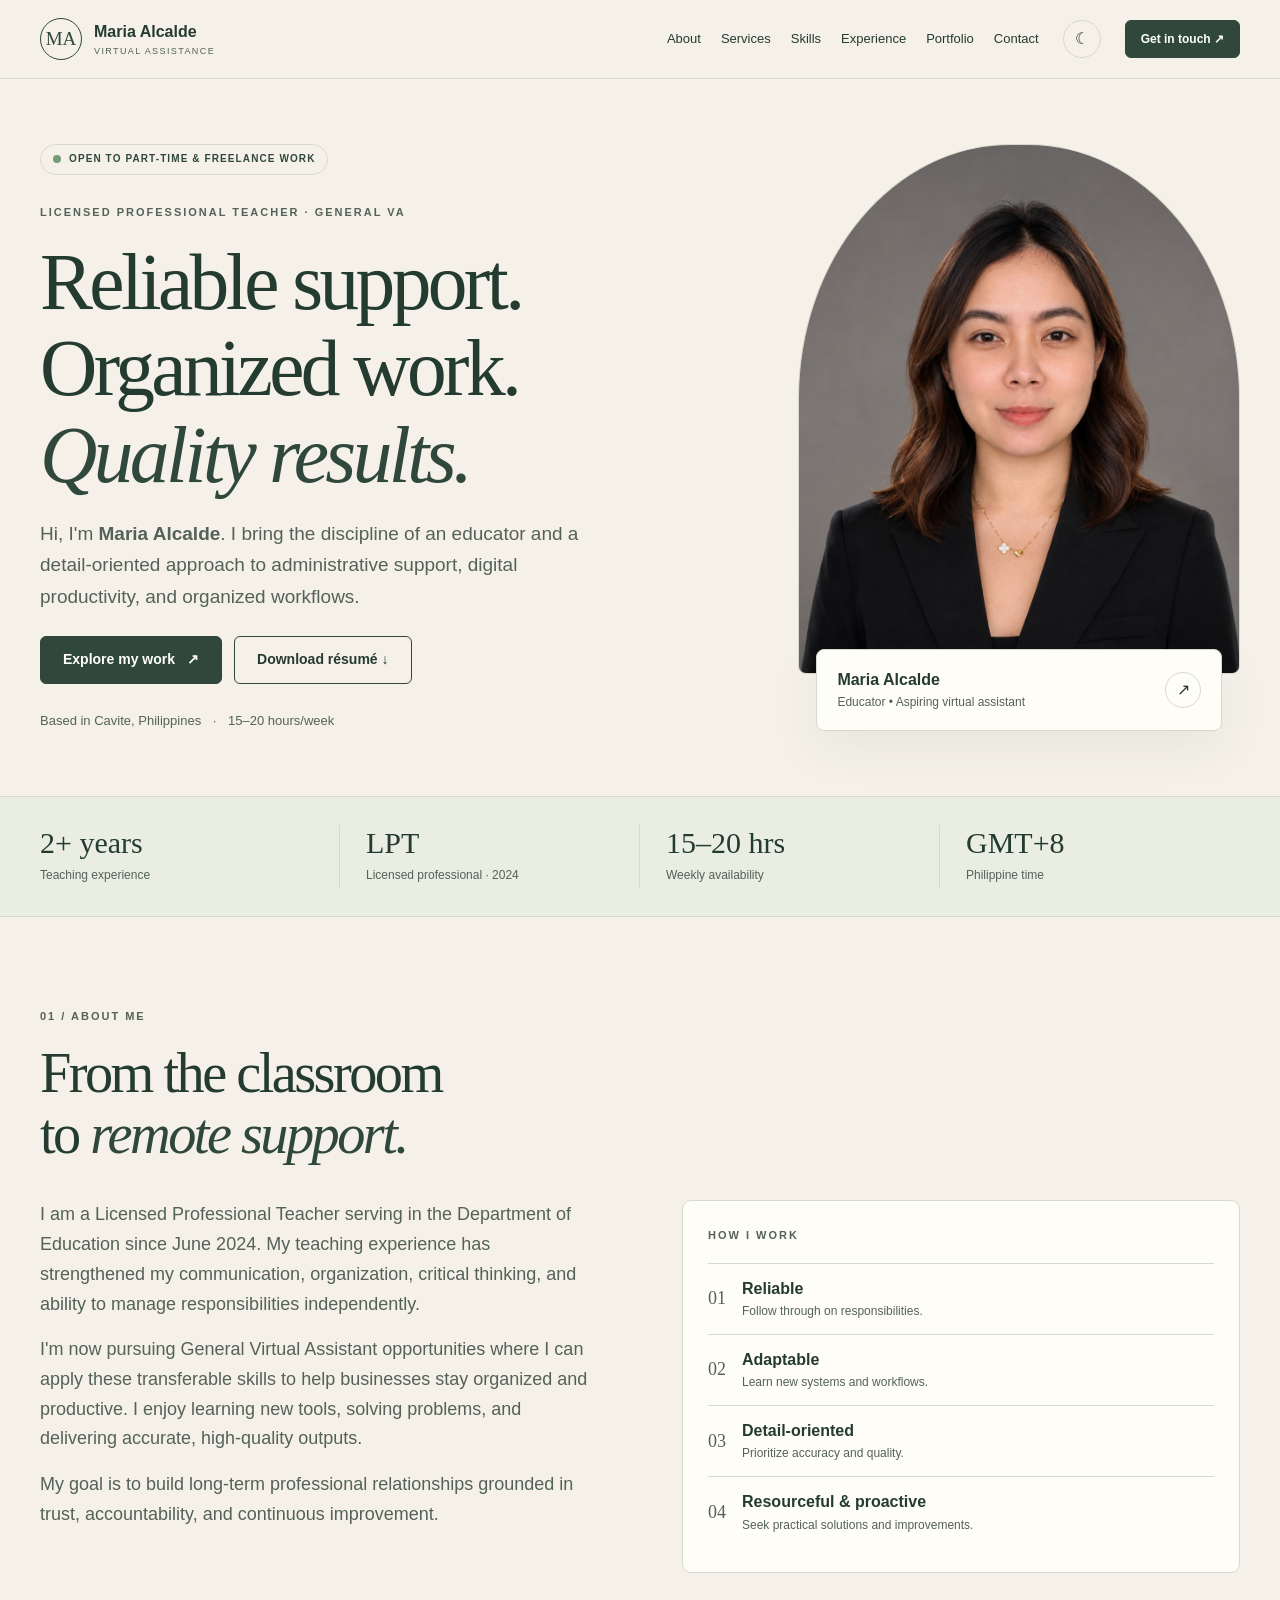
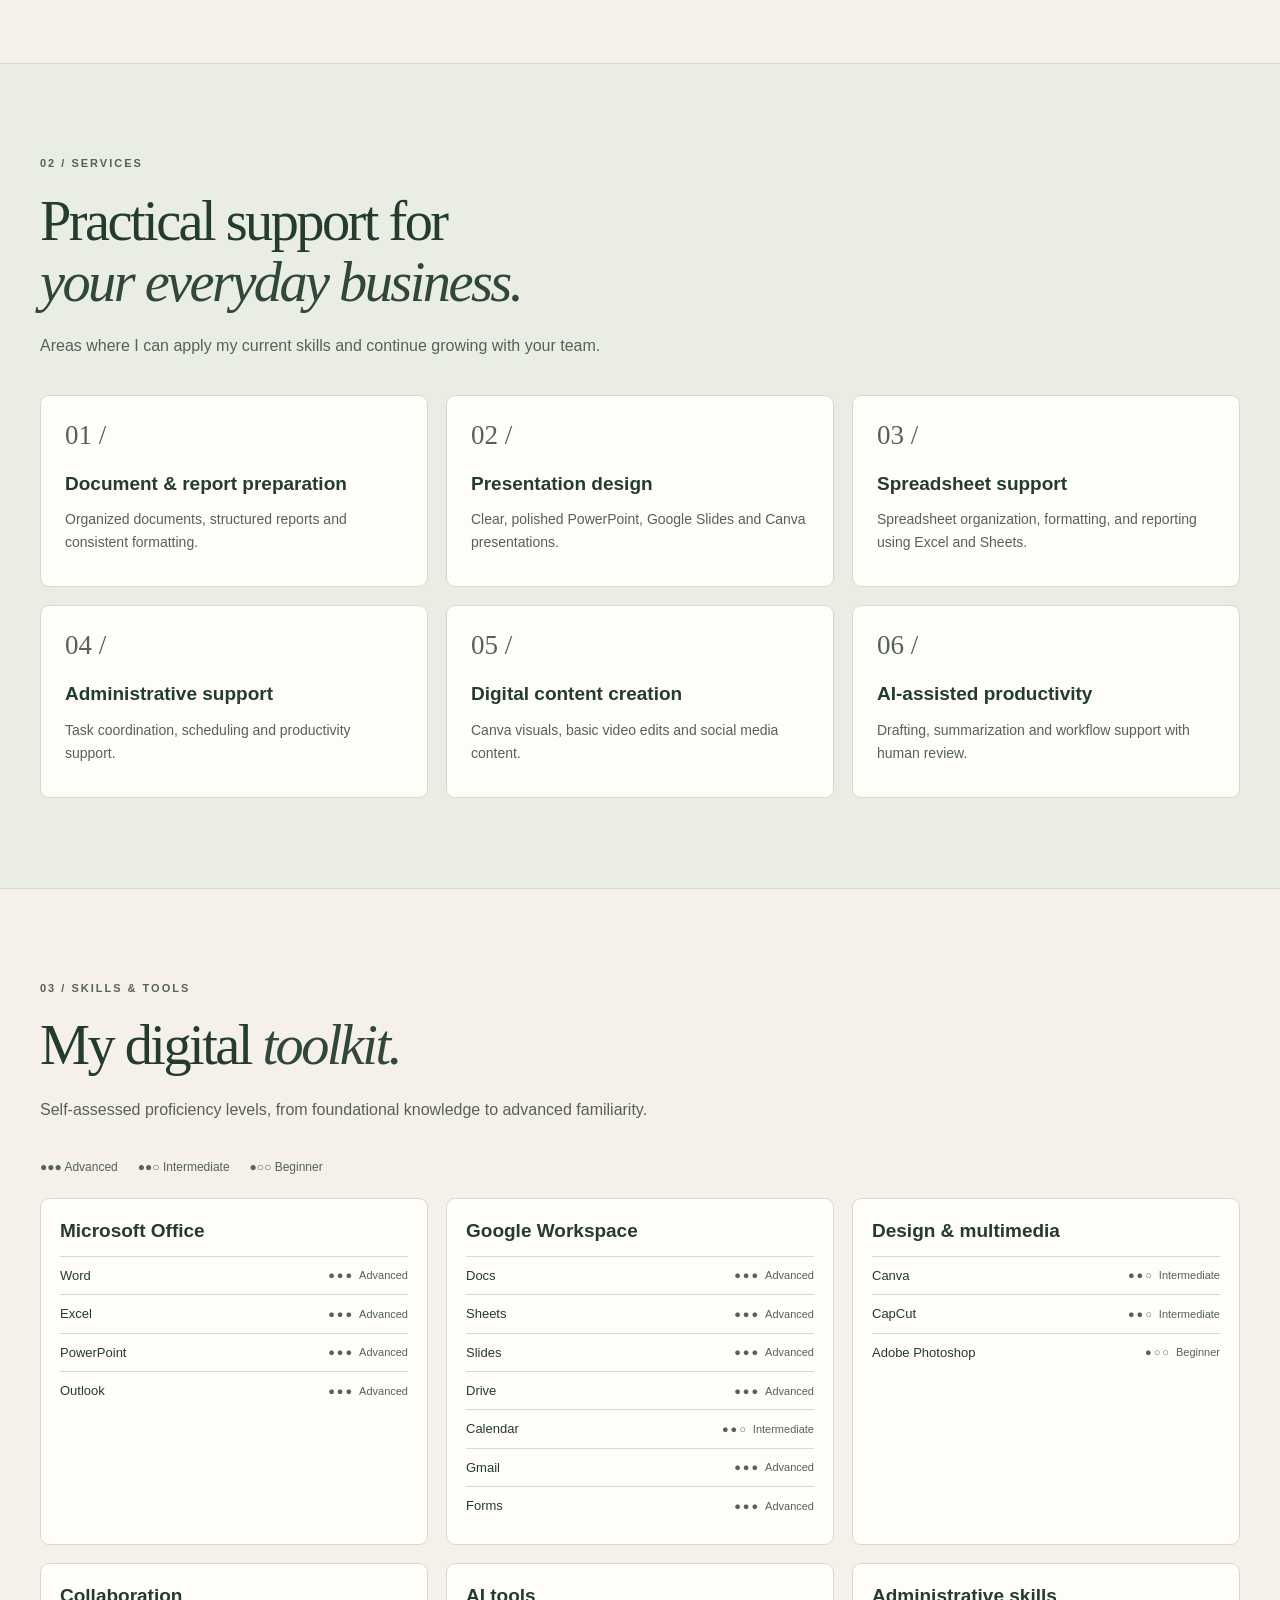
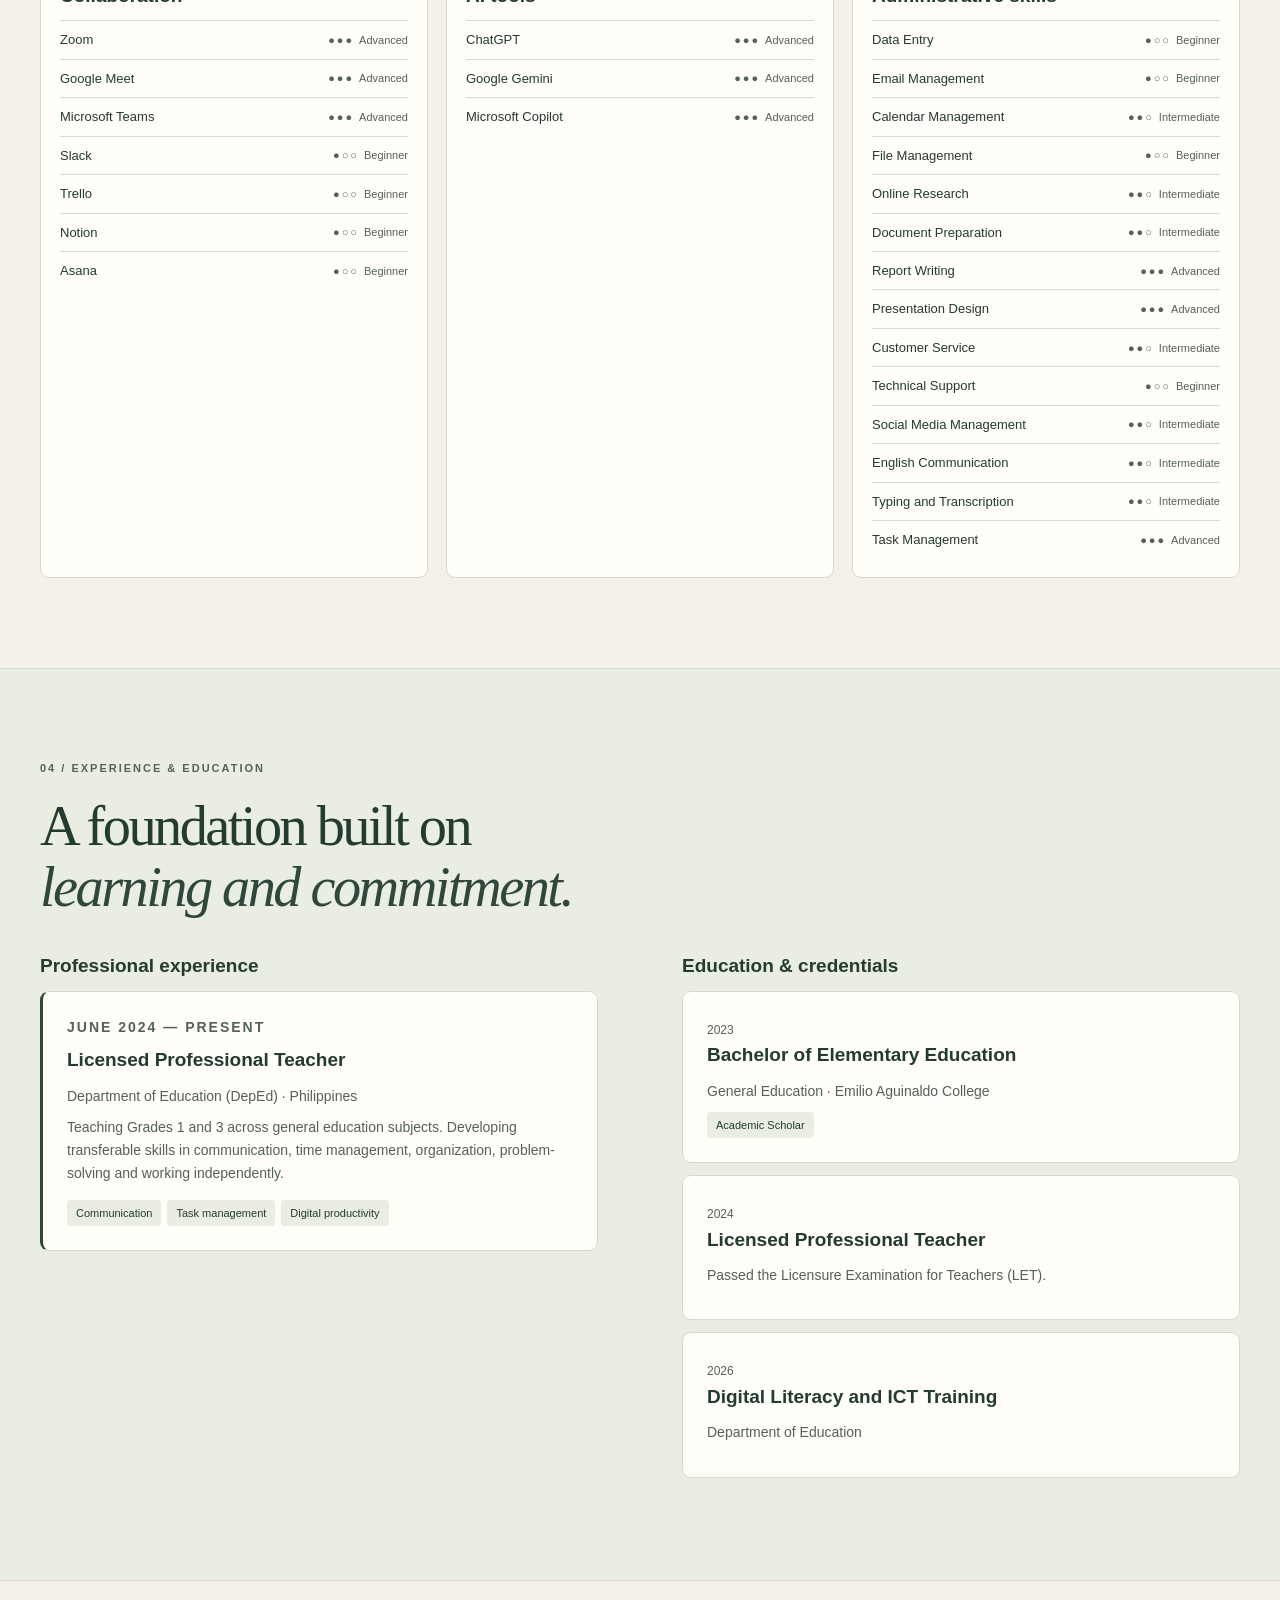
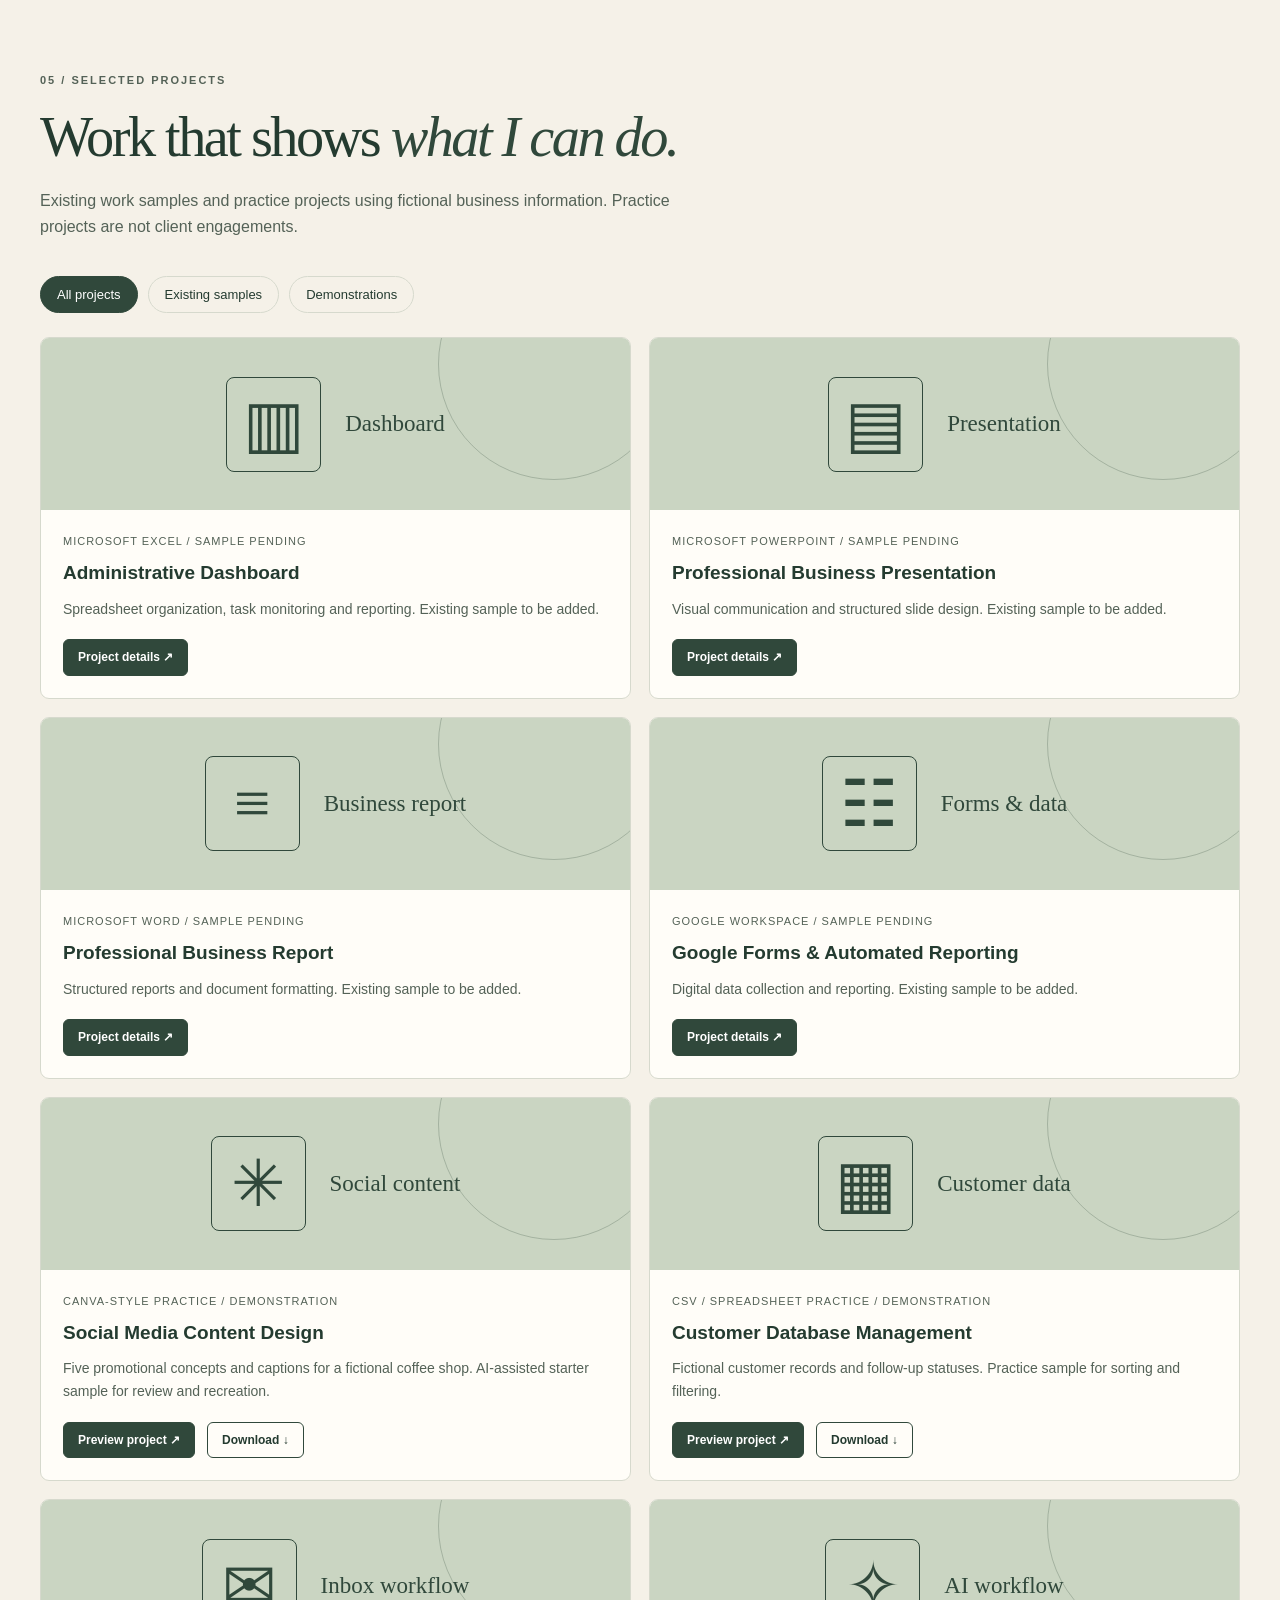
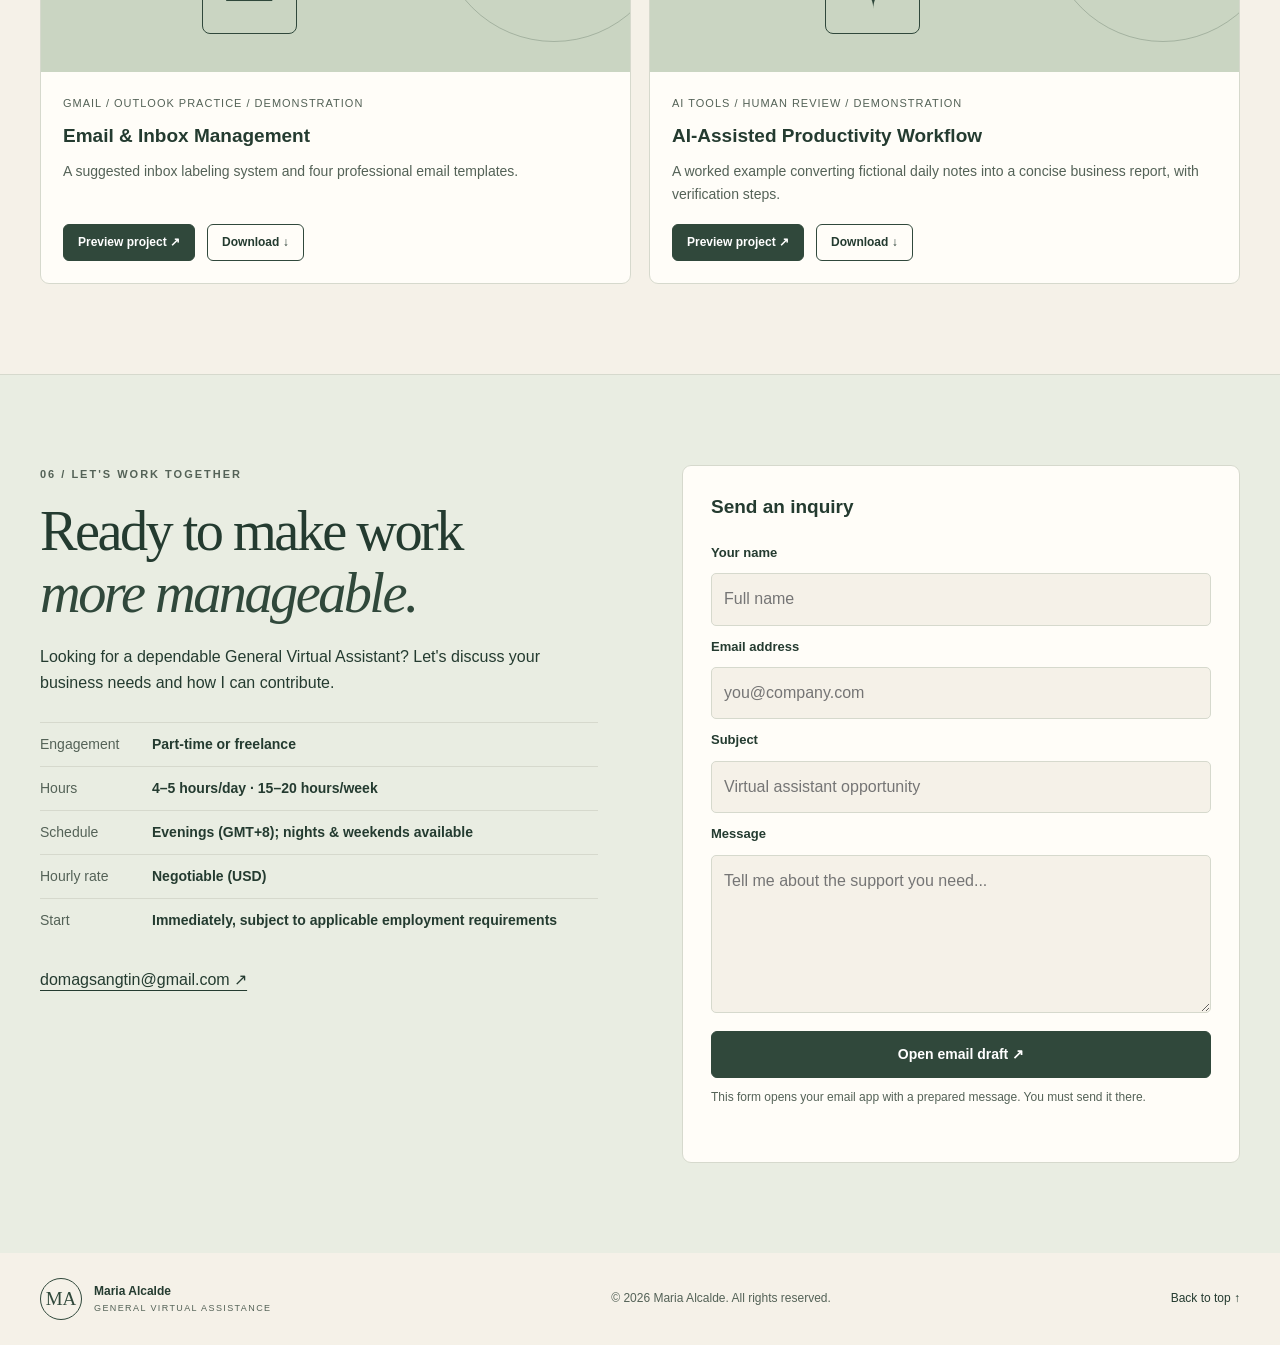
<file: index.html>
<!doctype html><html lang="en"><head><meta charset="utf-8"><meta name="viewport" content="width=device-width,initial-scale=1"><meta name="description" content="Maria Alcalde, Licensed Professional Teacher and aspiring General Virtual Assistant based in Cavite, Philippines. Explore administrative support, reports, presentations and digital productivity."><meta name="theme-color" content="#30483b"><title>Maria Alcalde | General Virtual Assistant</title><link rel="stylesheet" href="style.css"><script defer src="script.js"></script></head><body>
<a class="skip" href="#main">Skip to content</a><header class="header"><nav class="wrap nav" aria-label="Main navigation"><a class="brand" href="#home"><span class="mark">MA</span><span>Maria Alcalde<small>VIRTUAL ASSISTANCE</small></span></a><button class="menu" aria-label="Toggle menu" aria-expanded="false" aria-controls="navlinks">☰</button><div id="navlinks" class="navlinks"><a href="#about">About</a><a href="#services">Services</a><a href="#skills">Skills</a><a href="#experience">Experience</a><a href="#portfolio">Portfolio</a><a href="#contact">Contact</a></div><button id="theme" class="theme" aria-label="Switch to dark mode" title="Toggle color theme">☾</button><a class="btn small nav-cta" href="mailto:domagsangtin@gmail.com">Get in touch ↗</a></nav></header>
<main id="main"><section id="home" class="hero wrap"><div class="hero-copy"><div class="availability"><span></span> OPEN TO PART-TIME & FREELANCE WORK</div><p class="eyebrow">LICENSED PROFESSIONAL TEACHER · GENERAL VA</p><h1>Reliable support.<br>Organized work.<br><em>Quality results.</em></h1><p class="intro">Hi, I'm <strong>Maria Alcalde</strong>. I bring the discipline of an educator and a detail-oriented approach to administrative support, digital productivity, and organized workflows.</p><div class="actions"><a class="btn" href="#portfolio">Explore my work <span>↗</span></a><a class="btn outline" href="assets/maria-alcalde-resume.pdf" download>Download résumé ↓</a></div><div class="hero-note">Based in Cavite, Philippines <span>·</span> 15–20 hours/week</div></div><div class="hero-visual"><div class="portrait"><div id="photoPlaceholder" class="monogram"><span>MA</span><i></i><small>MARIA ALCALDE</small></div><img id="profilePhoto" src="assets/profile.svg" alt="" hidden></div><div class="portrait-caption"><span><strong>Maria Alcalde</strong><small>Educator • Aspiring virtual assistant</small></span><span class="round">↗</span></div></div></section>
<div class="strip"><div class="wrap stats"><div><strong>2+ years</strong><small>Teaching experience</small></div><div><strong>LPT</strong><small>Licensed professional · 2024</small></div><div><strong>15–20 hrs</strong><small>Weekly availability</small></div><div><strong>GMT+8</strong><small>Philippine time</small></div></div></div>
<section id="about" class="section wrap reveal"><div class="section-head"><p class="eyebrow">01 / ABOUT ME</p><h2>From the classroom<br>to <em>remote support.</em></h2></div><div class="about-grid"><div class="prose"><p>I am a Licensed Professional Teacher serving in the Department of Education since June 2024. My teaching experience has strengthened my communication, organization, critical thinking, and ability to manage responsibilities independently.</p><p>I'm now pursuing General Virtual Assistant opportunities where I can apply these transferable skills to help businesses stay organized and productive. I enjoy learning new tools, solving problems, and delivering accurate, high-quality outputs.</p><p>My goal is to build long-term professional relationships grounded in trust, accountability, and continuous improvement.</p></div><div class="values"><p class="eyebrow">HOW I WORK</p><div><b>01</b><span><strong>Reliable</strong><small>Follow through on responsibilities.</small></span></div><div><b>02</b><span><strong>Adaptable</strong><small>Learn new systems and workflows.</small></span></div><div><b>03</b><span><strong>Detail-oriented</strong><small>Prioritize accuracy and quality.</small></span></div><div><b>04</b><span><strong>Resourceful & proactive</strong><small>Seek practical solutions and improvements.</small></span></div></div></div></section>
<section id="services" class="section tinted"><div class="wrap reveal"><div class="section-head"><p class="eyebrow">02 / SERVICES</p><h2>Practical support for<br><em>your everyday business.</em></h2><p>Areas where I can apply my current skills and continue growing with your team.</p></div><div class="service-grid" id="serviceGrid"></div></div></section>
<section id="skills" class="section wrap reveal"><div class="section-head"><p class="eyebrow">03 / SKILLS & TOOLS</p><h2>My digital <em>toolkit.</em></h2><p>Self-assessed proficiency levels, from foundational knowledge to advanced familiarity.</p></div><div class="legend"><span>●●● Advanced</span><span>●●○ Intermediate</span><span>●○○ Beginner</span></div><div id="skillGrid" class="skill-grid"></div></section>
<section id="experience" class="section tinted"><div class="wrap reveal"><div class="section-head"><p class="eyebrow">04 / EXPERIENCE & EDUCATION</p><h2>A foundation built on<br><em>learning and commitment.</em></h2></div><div class="experience-grid"><div><h3>Professional experience</h3><article class="timeline"><p class="eyebrow">JUNE 2024 — PRESENT</p><h3>Licensed Professional Teacher</h3><p class="muted">Department of Education (DepEd) · Philippines</p><p>Teaching Grades 1 and 3 across general education subjects. Developing transferable skills in communication, time management, organization, problem-solving and working independently.</p><div class="tags"><span>Communication</span><span>Task management</span><span>Digital productivity</span></div></article></div><div><h3>Education & credentials</h3><article class="credential"><small>2023</small><h3>Bachelor of Elementary Education</h3><p>General Education · Emilio Aguinaldo College</p><span class="tag">Academic Scholar</span></article><article class="credential"><small>2024</small><h3>Licensed Professional Teacher</h3><p>Passed the Licensure Examination for Teachers (LET).</p></article><article class="credential"><small>2026</small><h3>Digital Literacy and ICT Training</h3><p>Department of Education</p></article></div></div></div></section>
<section id="portfolio" class="section wrap reveal"><div class="section-head"><p class="eyebrow">05 / SELECTED PROJECTS</p><h2>Work that shows <em>what I can do.</em></h2><p>Existing work samples and practice projects using fictional business information. Practice projects are not client engagements.</p></div><div class="filters" role="group" aria-label="Filter projects"><button class="filter active" data-filter="all" aria-pressed="true">All projects</button><button class="filter" data-filter="existing" aria-pressed="false">Existing samples</button><button class="filter" data-filter="demo" aria-pressed="false">Demonstrations</button></div><div id="projectGrid" class="project-grid"></div></section>
<section id="contact" class="section contact"><div class="wrap contact-grid reveal"><div><p class="eyebrow">06 / LET'S WORK TOGETHER</p><h2>Ready to make work<br><em>more manageable.</em></h2><p>Looking for a dependable General Virtual Assistant? Let's discuss your business needs and how I can contribute.</p><dl class="availability-list"><div><dt>Engagement</dt><dd>Part-time or freelance</dd></div><div><dt>Hours</dt><dd>4–5 hours/day · 15–20 hours/week</dd></div><div><dt>Schedule</dt><dd>Evenings (GMT+8); nights & weekends available</dd></div><div><dt>Hourly rate</dt><dd>Negotiable (USD)</dd></div><div><dt>Start</dt><dd>Immediately, subject to applicable employment requirements</dd></div></dl><a class="email" href="mailto:domagsangtin@gmail.com">domagsangtin@gmail.com ↗</a></div><form id="contactForm" class="contact-form"><h3>Send an inquiry</h3><label for="name">Your name</label><input id="name" name="name" autocomplete="name" required placeholder="Full name"><label for="email">Email address</label><input id="email" name="email" type="email" autocomplete="email" required placeholder="you@company.com"><label for="subject">Subject</label><input id="subject" name="subject" required placeholder="Virtual assistant opportunity"><label for="message">Message</label><textarea id="message" name="message" required rows="5" placeholder="Tell me about the support you need..."></textarea><button class="btn" type="submit">Open email draft ↗</button><small>This form opens your email app with a prepared message. You must send it there.</small><p id="formStatus" role="status"></p></form></div></section></main>
<footer><div class="wrap footer"><a class="brand" href="#home"><span class="mark">MA</span><span>Maria Alcalde<small>GENERAL VIRTUAL ASSISTANCE</small></span></a><p>© <span id="year">2026</span> Maria Alcalde. All rights reserved.</p><a href="#home">Back to top ↑</a></div></footer><button id="backTop" aria-label="Back to top" hidden>↑</button><dialog id="projectDialog"><div class="dialog-inner"><button id="closeDialog" class="close" aria-label="Close project preview">×</button><p class="eyebrow" id="dialogType"></p><h2 id="dialogTitle"></h2><p id="dialogDesc"></p><div id="dialogLinks" class="actions"></div><div id="dialogPreview"></div></div></dialog></body></html>
</file>
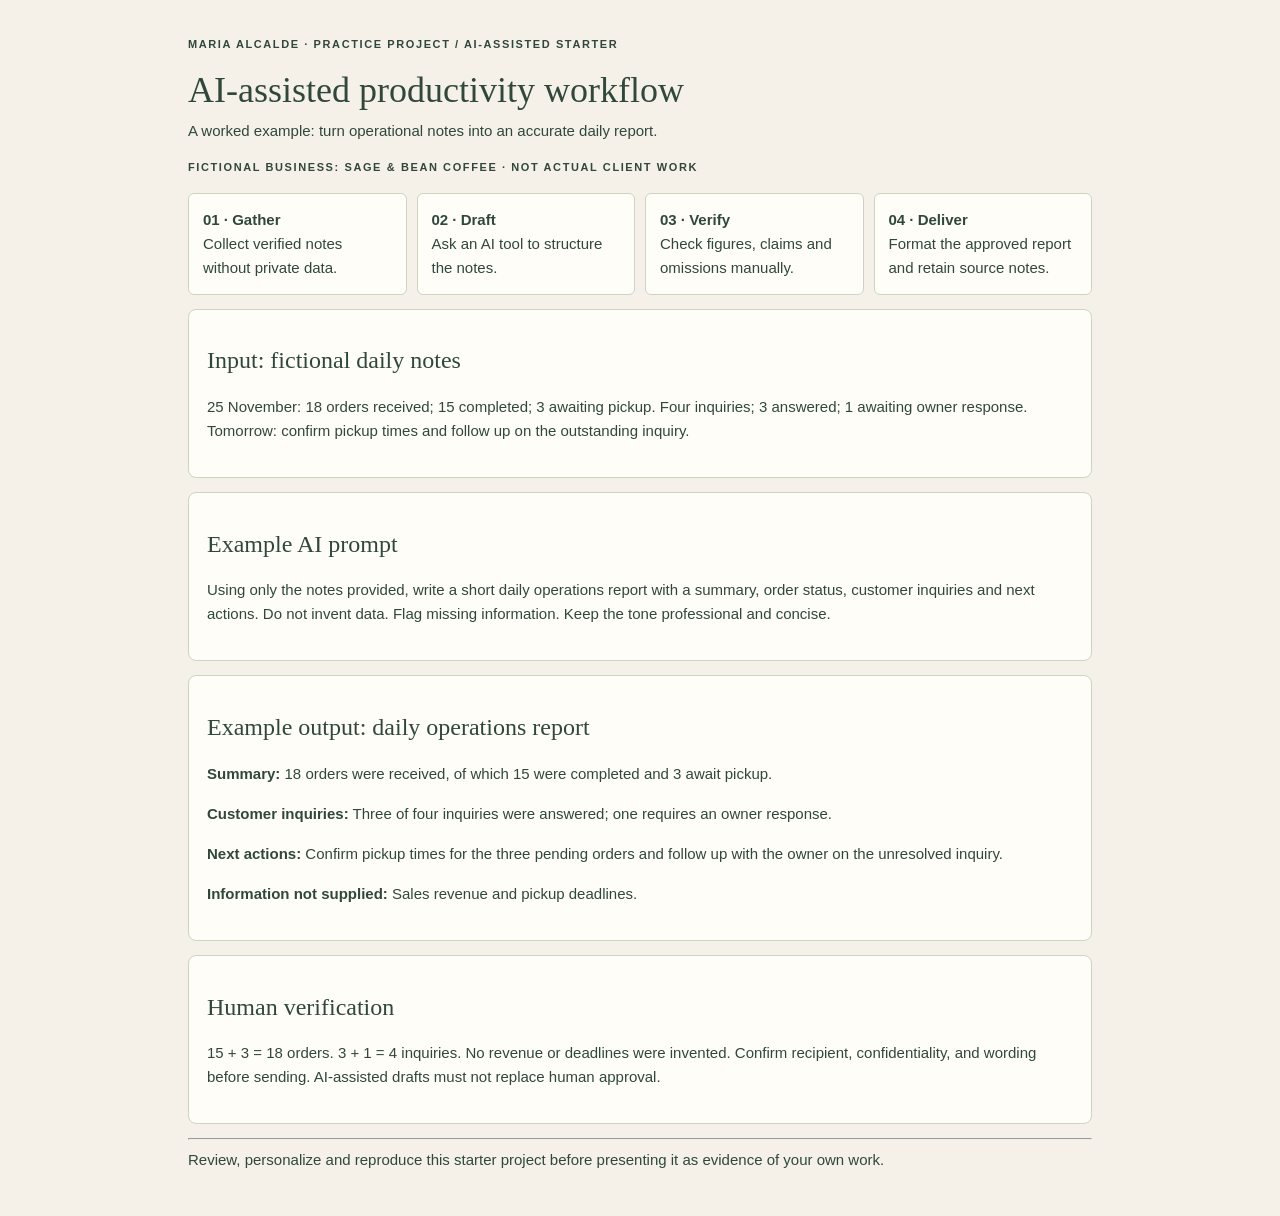
<file: assets/projects/ai.html>
<!doctype html><html lang="en"><meta charset="utf-8"><meta name="viewport" content="width=device-width,initial-scale=1"><title>AI-assisted productivity workflow</title><style>*{box-sizing:border-box}body{margin:0;background:#f5f1e8;color:#30483b;font:15px/1.6 Arial,sans-serif}main{max-width:960px;margin:auto;padding:28px}h1,h2{font-family:Georgia,serif;font-weight:400;line-height:1.15}h1{font-size:36px;margin:8px 0}h2{font-size:24px}p{margin:8px 0 16px}.label{font-size:11px;text-transform:uppercase;letter-spacing:1.6px;font-weight:bold}.box{background:#fffdf8;border:1px solid #cad5c2;border-radius:8px;padding:18px;margin:14px 0}table{border-collapse:collapse;width:100%;font-size:13px}th,td{padding:10px;border:1px solid #cad5c2;text-align:left}th{background:#30483b;color:white}tr:nth-child(even){background:#e9ede2}.table{overflow:auto}.posts{display:grid;grid-template-columns:repeat(auto-fit,minmax(210px,1fr));gap:18px}.post{margin:0}.art{aspect-ratio:1;background:#30483b;color:#f5f1e8;display:flex;flex-direction:column;align-items:center;justify-content:center;text-align:center;padding:24px;border-radius:6px;position:relative;overflow:hidden}.art:after{content:'';width:80%;height:80%;border:1px solid currentColor;border-radius:50%;position:absolute;opacity:.3}.art>*{z-index:1}.art b{font:35px/1.03 Georgia,serif;letter-spacing:-1px;margin:12px 0}.art i{font:42px Georgia,serif}.art small{font-size:10px;letter-spacing:2px}.post:nth-child(2n) .art{background:#cad5c2;color:#30483b}.post:nth-child(3n) .art{background:#d8bc98;color:#463328}.post figcaption{font-size:13px;padding:10px 0}.steps{display:grid;grid-template-columns:repeat(auto-fit,minmax(160px,1fr));gap:10px}.steps div{border:1px solid #cad5c2;background:#fffdf8;padding:14px;border-radius:6px}a{color:#30483b} @media print{body{background:white}main{padding:0}.art{print-color-adjust:exact}.box,.post{break-inside:avoid}}</style><main><p class="label">MARIA ALCALDE · PRACTICE PROJECT / AI-ASSISTED STARTER</p><h1>AI-assisted productivity workflow</h1><p>A worked example: turn operational notes into an accurate daily report.</p><p class="label">Fictional business: Sage &amp; Bean Coffee · Not actual client work</p><div class="steps"><div><b>01 · Gather</b><br>Collect verified notes without private data.</div><div><b>02 · Draft</b><br>Ask an AI tool to structure the notes.</div><div><b>03 · Verify</b><br>Check figures, claims and omissions manually.</div><div><b>04 · Deliver</b><br>Format the approved report and retain source notes.</div></div><div class="box"><h2>Input: fictional daily notes</h2><p>25 November: 18 orders received; 15 completed; 3 awaiting pickup. Four inquiries; 3 answered; 1 awaiting owner response. Tomorrow: confirm pickup times and follow up on the outstanding inquiry.</p></div><div class="box"><h2>Example AI prompt</h2><p>Using only the notes provided, write a short daily operations report with a summary, order status, customer inquiries and next actions. Do not invent data. Flag missing information. Keep the tone professional and concise.</p></div><div class="box"><h2>Example output: daily operations report</h2><p><b>Summary:</b> 18 orders were received, of which 15 were completed and 3 await pickup.</p><p><b>Customer inquiries:</b> Three of four inquiries were answered; one requires an owner response.</p><p><b>Next actions:</b> Confirm pickup times for the three pending orders and follow up with the owner on the unresolved inquiry.</p><p><b>Information not supplied:</b> Sales revenue and pickup deadlines.</p></div><div class="box"><h2>Human verification</h2><p>15 + 3 = 18 orders. 3 + 1 = 4 inquiries. No revenue or deadlines were invented. Confirm recipient, confidentiality, and wording before sending. AI-assisted drafts must not replace human approval.</p></div><hr><p>Review, personalize and reproduce this starter project before presenting it as evidence of your own work.</p></main></html>
</file>
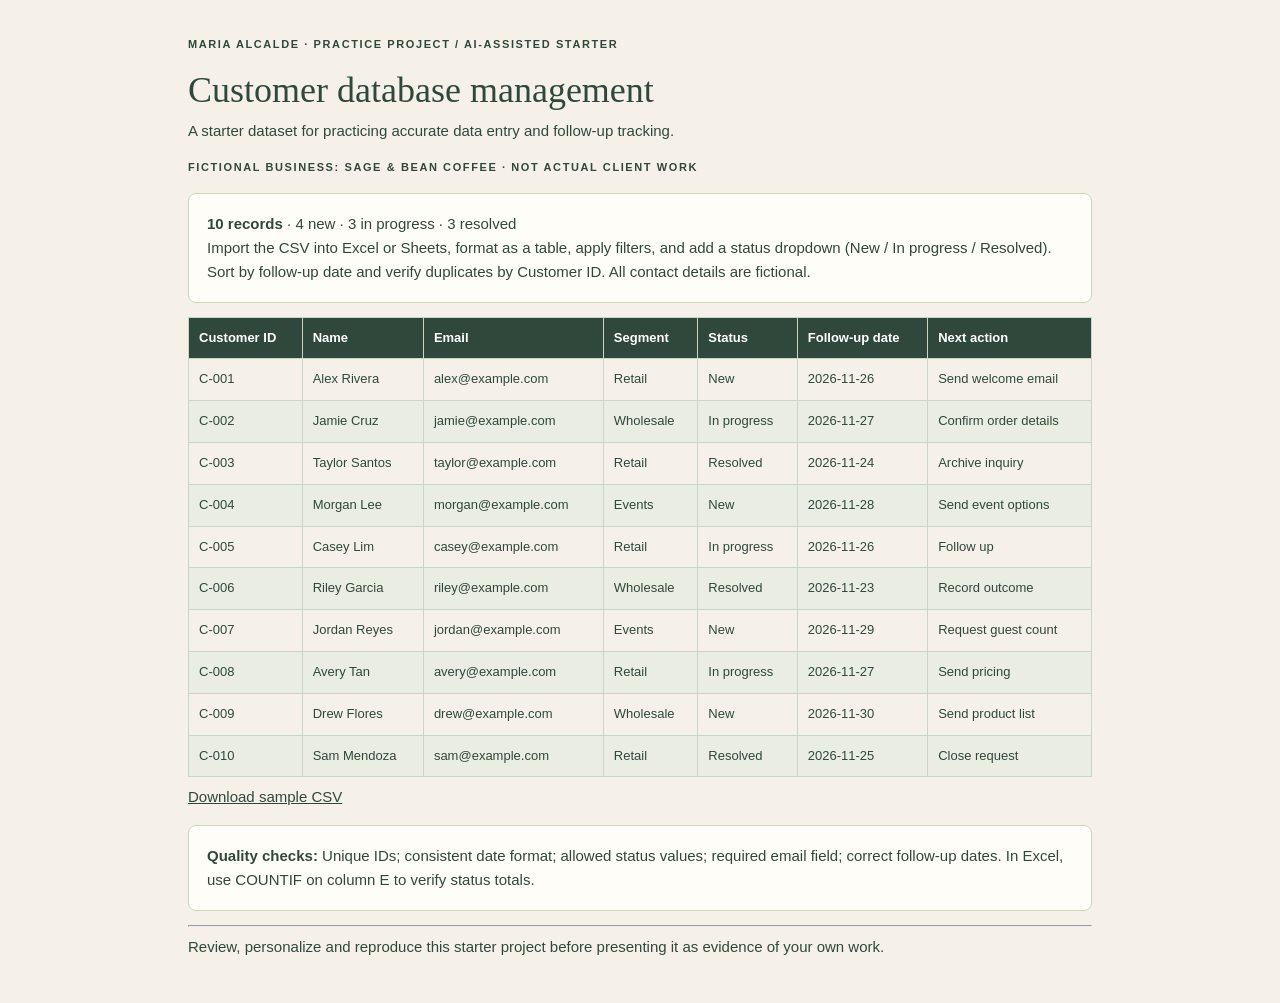
<file: assets/projects/database.html>
<!doctype html><html lang="en"><meta charset="utf-8"><meta name="viewport" content="width=device-width,initial-scale=1"><title>Customer database management</title><style>*{box-sizing:border-box}body{margin:0;background:#f5f1e8;color:#30483b;font:15px/1.6 Arial,sans-serif}main{max-width:960px;margin:auto;padding:28px}h1,h2{font-family:Georgia,serif;font-weight:400;line-height:1.15}h1{font-size:36px;margin:8px 0}h2{font-size:24px}p{margin:8px 0 16px}.label{font-size:11px;text-transform:uppercase;letter-spacing:1.6px;font-weight:bold}.box{background:#fffdf8;border:1px solid #cad5c2;border-radius:8px;padding:18px;margin:14px 0}table{border-collapse:collapse;width:100%;font-size:13px}th,td{padding:10px;border:1px solid #cad5c2;text-align:left}th{background:#30483b;color:white}tr:nth-child(even){background:#e9ede2}.table{overflow:auto}.posts{display:grid;grid-template-columns:repeat(auto-fit,minmax(210px,1fr));gap:18px}.post{margin:0}.art{aspect-ratio:1;background:#30483b;color:#f5f1e8;display:flex;flex-direction:column;align-items:center;justify-content:center;text-align:center;padding:24px;border-radius:6px;position:relative;overflow:hidden}.art:after{content:'';width:80%;height:80%;border:1px solid currentColor;border-radius:50%;position:absolute;opacity:.3}.art>*{z-index:1}.art b{font:35px/1.03 Georgia,serif;letter-spacing:-1px;margin:12px 0}.art i{font:42px Georgia,serif}.art small{font-size:10px;letter-spacing:2px}.post:nth-child(2n) .art{background:#cad5c2;color:#30483b}.post:nth-child(3n) .art{background:#d8bc98;color:#463328}.post figcaption{font-size:13px;padding:10px 0}.steps{display:grid;grid-template-columns:repeat(auto-fit,minmax(160px,1fr));gap:10px}.steps div{border:1px solid #cad5c2;background:#fffdf8;padding:14px;border-radius:6px}a{color:#30483b} @media print{body{background:white}main{padding:0}.art{print-color-adjust:exact}.box,.post{break-inside:avoid}}</style><main><p class="label">MARIA ALCALDE · PRACTICE PROJECT / AI-ASSISTED STARTER</p><h1>Customer database management</h1><p>A starter dataset for practicing accurate data entry and follow-up tracking.</p><p class="label">Fictional business: Sage &amp; Bean Coffee · Not actual client work</p><div class="box"><b>10 records</b> · 4 new · 3 in progress · 3 resolved<br>Import the CSV into Excel or Sheets, format as a table, apply filters, and add a status dropdown (New / In progress / Resolved). Sort by follow-up date and verify duplicates by Customer ID. All contact details are fictional.</div><div class="table"><table><thead><tr><th>Customer ID</th><th>Name</th><th>Email</th><th>Segment</th><th>Status</th><th>Follow-up date</th><th>Next action</th></tr></thead><tbody><tr><td>C-001</td><td>Alex Rivera</td><td>alex@example.com</td><td>Retail</td><td>New</td><td>2026-11-26</td><td>Send welcome email</td></tr><tr><td>C-002</td><td>Jamie Cruz</td><td>jamie@example.com</td><td>Wholesale</td><td>In progress</td><td>2026-11-27</td><td>Confirm order details</td></tr><tr><td>C-003</td><td>Taylor Santos</td><td>taylor@example.com</td><td>Retail</td><td>Resolved</td><td>2026-11-24</td><td>Archive inquiry</td></tr><tr><td>C-004</td><td>Morgan Lee</td><td>morgan@example.com</td><td>Events</td><td>New</td><td>2026-11-28</td><td>Send event options</td></tr><tr><td>C-005</td><td>Casey Lim</td><td>casey@example.com</td><td>Retail</td><td>In progress</td><td>2026-11-26</td><td>Follow up</td></tr><tr><td>C-006</td><td>Riley Garcia</td><td>riley@example.com</td><td>Wholesale</td><td>Resolved</td><td>2026-11-23</td><td>Record outcome</td></tr><tr><td>C-007</td><td>Jordan Reyes</td><td>jordan@example.com</td><td>Events</td><td>New</td><td>2026-11-29</td><td>Request guest count</td></tr><tr><td>C-008</td><td>Avery Tan</td><td>avery@example.com</td><td>Retail</td><td>In progress</td><td>2026-11-27</td><td>Send pricing</td></tr><tr><td>C-009</td><td>Drew Flores</td><td>drew@example.com</td><td>Wholesale</td><td>New</td><td>2026-11-30</td><td>Send product list</td></tr><tr><td>C-010</td><td>Sam Mendoza</td><td>sam@example.com</td><td>Retail</td><td>Resolved</td><td>2026-11-25</td><td>Close request</td></tr></tbody></table></div><p><a href="customers.csv" download>Download sample CSV</a></p><div class="box"><b>Quality checks:</b> Unique IDs; consistent date format; allowed status values; required email field; correct follow-up dates. In Excel, use COUNTIF on column E to verify status totals.</div><hr><p>Review, personalize and reproduce this starter project before presenting it as evidence of your own work.</p></main></html>
</file>
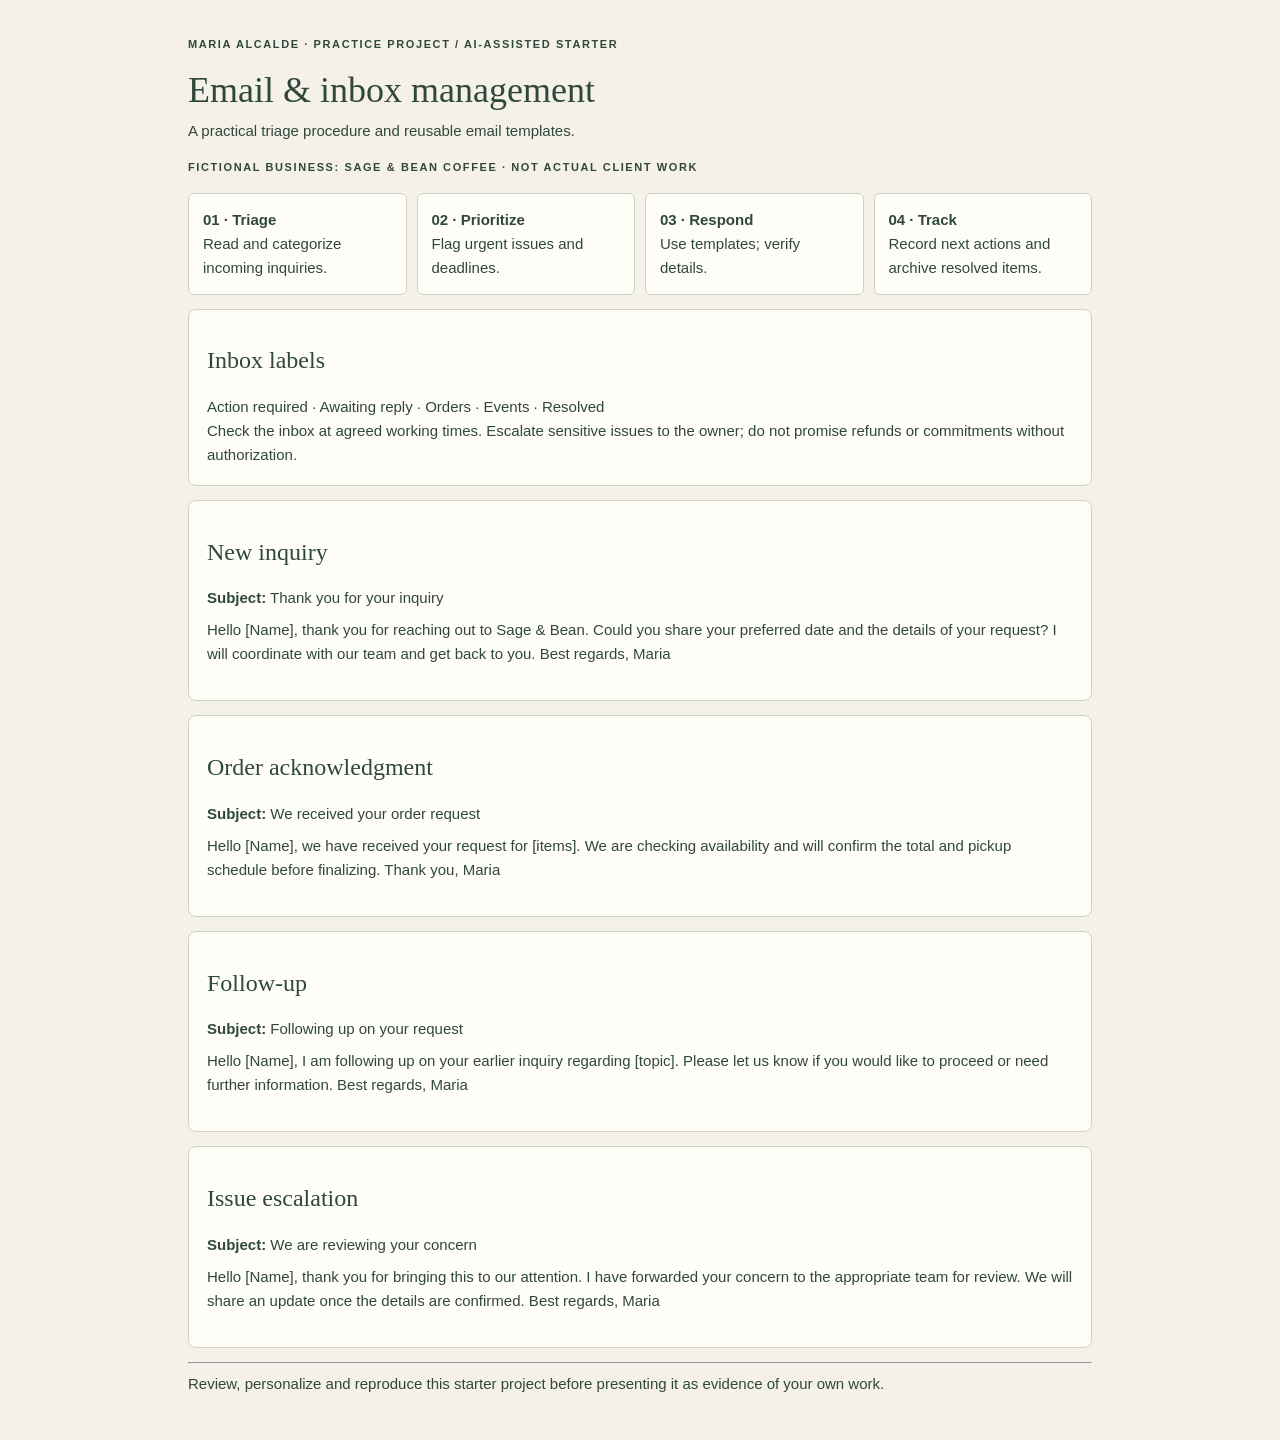
<file: assets/projects/email.html>
<!doctype html><html lang="en"><meta charset="utf-8"><meta name="viewport" content="width=device-width,initial-scale=1"><title>Email & inbox management</title><style>*{box-sizing:border-box}body{margin:0;background:#f5f1e8;color:#30483b;font:15px/1.6 Arial,sans-serif}main{max-width:960px;margin:auto;padding:28px}h1,h2{font-family:Georgia,serif;font-weight:400;line-height:1.15}h1{font-size:36px;margin:8px 0}h2{font-size:24px}p{margin:8px 0 16px}.label{font-size:11px;text-transform:uppercase;letter-spacing:1.6px;font-weight:bold}.box{background:#fffdf8;border:1px solid #cad5c2;border-radius:8px;padding:18px;margin:14px 0}table{border-collapse:collapse;width:100%;font-size:13px}th,td{padding:10px;border:1px solid #cad5c2;text-align:left}th{background:#30483b;color:white}tr:nth-child(even){background:#e9ede2}.table{overflow:auto}.posts{display:grid;grid-template-columns:repeat(auto-fit,minmax(210px,1fr));gap:18px}.post{margin:0}.art{aspect-ratio:1;background:#30483b;color:#f5f1e8;display:flex;flex-direction:column;align-items:center;justify-content:center;text-align:center;padding:24px;border-radius:6px;position:relative;overflow:hidden}.art:after{content:'';width:80%;height:80%;border:1px solid currentColor;border-radius:50%;position:absolute;opacity:.3}.art>*{z-index:1}.art b{font:35px/1.03 Georgia,serif;letter-spacing:-1px;margin:12px 0}.art i{font:42px Georgia,serif}.art small{font-size:10px;letter-spacing:2px}.post:nth-child(2n) .art{background:#cad5c2;color:#30483b}.post:nth-child(3n) .art{background:#d8bc98;color:#463328}.post figcaption{font-size:13px;padding:10px 0}.steps{display:grid;grid-template-columns:repeat(auto-fit,minmax(160px,1fr));gap:10px}.steps div{border:1px solid #cad5c2;background:#fffdf8;padding:14px;border-radius:6px}a{color:#30483b} @media print{body{background:white}main{padding:0}.art{print-color-adjust:exact}.box,.post{break-inside:avoid}}</style><main><p class="label">MARIA ALCALDE · PRACTICE PROJECT / AI-ASSISTED STARTER</p><h1>Email & inbox management</h1><p>A practical triage procedure and reusable email templates.</p><p class="label">Fictional business: Sage &amp; Bean Coffee · Not actual client work</p><div class="steps"><div><b>01 · Triage</b><br>Read and categorize incoming inquiries.</div><div><b>02 · Prioritize</b><br>Flag urgent issues and deadlines.</div><div><b>03 · Respond</b><br>Use templates; verify details.</div><div><b>04 · Track</b><br>Record next actions and archive resolved items.</div></div><div class="box"><h2>Inbox labels</h2>Action required · Awaiting reply · Orders · Events · Resolved<br>Check the inbox at agreed working times. Escalate sensitive issues to the owner; do not promise refunds or commitments without authorization.</div><article class="box"><h2>New inquiry</h2><b>Subject:</b> Thank you for your inquiry<p>Hello [Name], thank you for reaching out to Sage & Bean. Could you share your preferred date and the details of your request? I will coordinate with our team and get back to you. Best regards, Maria</p></article><article class="box"><h2>Order acknowledgment</h2><b>Subject:</b> We received your order request<p>Hello [Name], we have received your request for [items]. We are checking availability and will confirm the total and pickup schedule before finalizing. Thank you, Maria</p></article><article class="box"><h2>Follow-up</h2><b>Subject:</b> Following up on your request<p>Hello [Name], I am following up on your earlier inquiry regarding [topic]. Please let us know if you would like to proceed or need further information. Best regards, Maria</p></article><article class="box"><h2>Issue escalation</h2><b>Subject:</b> We are reviewing your concern<p>Hello [Name], thank you for bringing this to our attention. I have forwarded your concern to the appropriate team for review. We will share an update once the details are confirmed. Best regards, Maria</p></article><hr><p>Review, personalize and reproduce this starter project before presenting it as evidence of your own work.</p></main></html>
</file>
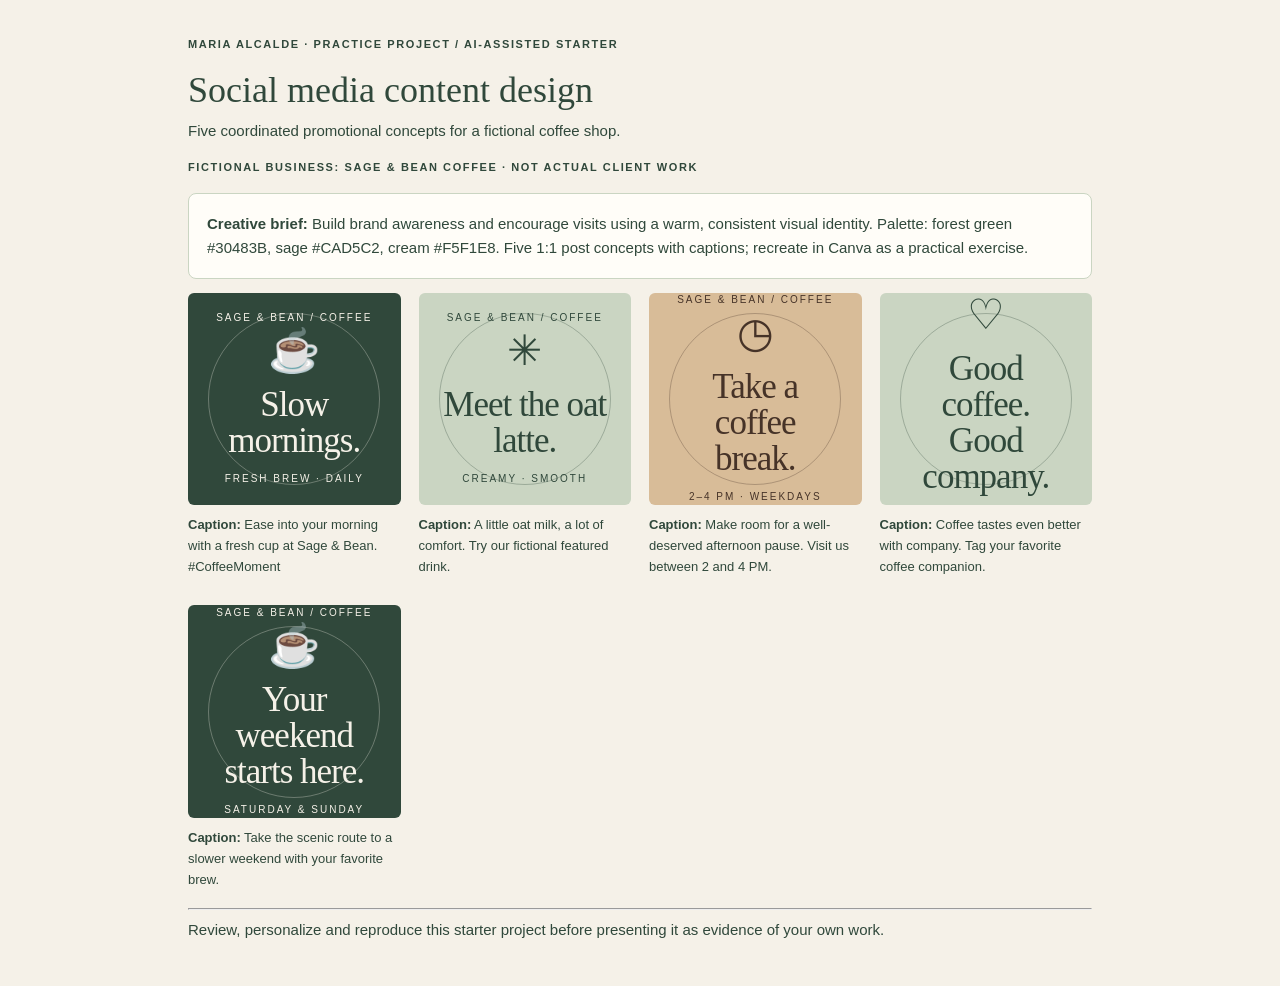
<file: assets/projects/social.html>
<!doctype html><html lang="en"><meta charset="utf-8"><meta name="viewport" content="width=device-width,initial-scale=1"><title>Social media content design</title><style>*{box-sizing:border-box}body{margin:0;background:#f5f1e8;color:#30483b;font:15px/1.6 Arial,sans-serif}main{max-width:960px;margin:auto;padding:28px}h1,h2{font-family:Georgia,serif;font-weight:400;line-height:1.15}h1{font-size:36px;margin:8px 0}h2{font-size:24px}p{margin:8px 0 16px}.label{font-size:11px;text-transform:uppercase;letter-spacing:1.6px;font-weight:bold}.box{background:#fffdf8;border:1px solid #cad5c2;border-radius:8px;padding:18px;margin:14px 0}table{border-collapse:collapse;width:100%;font-size:13px}th,td{padding:10px;border:1px solid #cad5c2;text-align:left}th{background:#30483b;color:white}tr:nth-child(even){background:#e9ede2}.table{overflow:auto}.posts{display:grid;grid-template-columns:repeat(auto-fit,minmax(210px,1fr));gap:18px}.post{margin:0}.art{aspect-ratio:1;background:#30483b;color:#f5f1e8;display:flex;flex-direction:column;align-items:center;justify-content:center;text-align:center;padding:24px;border-radius:6px;position:relative;overflow:hidden}.art:after{content:'';width:80%;height:80%;border:1px solid currentColor;border-radius:50%;position:absolute;opacity:.3}.art>*{z-index:1}.art b{font:35px/1.03 Georgia,serif;letter-spacing:-1px;margin:12px 0}.art i{font:42px Georgia,serif}.art small{font-size:10px;letter-spacing:2px}.post:nth-child(2n) .art{background:#cad5c2;color:#30483b}.post:nth-child(3n) .art{background:#d8bc98;color:#463328}.post figcaption{font-size:13px;padding:10px 0}.steps{display:grid;grid-template-columns:repeat(auto-fit,minmax(160px,1fr));gap:10px}.steps div{border:1px solid #cad5c2;background:#fffdf8;padding:14px;border-radius:6px}a{color:#30483b} @media print{body{background:white}main{padding:0}.art{print-color-adjust:exact}.box,.post{break-inside:avoid}}</style><main><p class="label">MARIA ALCALDE · PRACTICE PROJECT / AI-ASSISTED STARTER</p><h1>Social media content design</h1><p>Five coordinated promotional concepts for a fictional coffee shop.</p><p class="label">Fictional business: Sage &amp; Bean Coffee · Not actual client work</p><div class="box"><b>Creative brief:</b> Build brand awareness and encourage visits using a warm, consistent visual identity. Palette: forest green #30483B, sage #CAD5C2, cream #F5F1E8. Five 1:1 post concepts with captions; recreate in Canva as a practical exercise.</div><div class="posts"><figure class="post"><div class="art"><small>SAGE &amp; BEAN / COFFEE</small><i>☕</i><b>Slow mornings.</b><small>FRESH BREW · DAILY</small></div><figcaption><b>Caption:</b> Ease into your morning with a fresh cup at Sage & Bean. #CoffeeMoment</figcaption></figure><figure class="post"><div class="art"><small>SAGE &amp; BEAN / COFFEE</small><i>✳</i><b>Meet the oat latte.</b><small>CREAMY · SMOOTH</small></div><figcaption><b>Caption:</b> A little oat milk, a lot of comfort. Try our fictional featured drink.</figcaption></figure><figure class="post"><div class="art"><small>SAGE &amp; BEAN / COFFEE</small><i>◷</i><b>Take a coffee break.</b><small>2–4 PM · WEEKDAYS</small></div><figcaption><b>Caption:</b> Make room for a well-deserved afternoon pause. Visit us between 2 and 4 PM.</figcaption></figure><figure class="post"><div class="art"><small>SAGE &amp; BEAN / COFFEE</small><i>♡</i><b>Good coffee. Good company.</b><small>BRING A FRIEND</small></div><figcaption><b>Caption:</b> Coffee tastes even better with company. Tag your favorite coffee companion.</figcaption></figure><figure class="post"><div class="art"><small>SAGE &amp; BEAN / COFFEE</small><i>☕</i><b>Your weekend starts here.</b><small>SATURDAY & SUNDAY</small></div><figcaption><b>Caption:</b> Take the scenic route to a slower weekend with your favorite brew.</figcaption></figure></div><hr><p>Review, personalize and reproduce this starter project before presenting it as evidence of your own work.</p></main></html>
</file>
<file: style.css>
:root{color-scheme:light;--bg:#f5f1e8;--paper:#fffdf8;--ink:#243b30;--muted:#546257;--accent:#30483b;--sage:#cad5c2;--line:#d6d9cd;--tint:#e9ede2;--button:#30483b;--button-text:#fff;--shadow:0 16px 50px #30483b10}html[data-theme=dark]{color-scheme:dark;--bg:#202c25;--paper:#2b3930;--ink:#f5f1e8;--muted:#c4cfc3;--accent:#b9cdb7;--sage:#3e5344;--line:#526455;--tint:#26372c;--button:#c9d6c2;--button-text:#203027;--shadow:0 16px 50px #0003}*{box-sizing:border-box}html{scroll-behavior:smooth;scroll-padding-top:85px}body{margin:0;background:var(--bg);color:var(--ink);font-family:Arial,Helvetica,sans-serif;line-height:1.65;font-size:16px}a{color:inherit;text-decoration:none}button,input,textarea{font:inherit}button{cursor:pointer}button:focus-visible,a:focus-visible,input:focus-visible,textarea:focus-visible{outline:3px solid #839781;outline-offset:3px}h1,h2{font-family:Georgia,'Times New Roman',serif;font-weight:400;line-height:1.09;letter-spacing:-.045em;margin:0 0 20px}h1{font-size:clamp(49px,6.2vw,92px)}h2{font-size:clamp(38px,4.4vw,64px)}h1 em,h2 em{font-weight:400;color:var(--accent)}h3{font-size:19px;line-height:1.35;margin:0 0 12px}p{margin:0 0 16px}small{font-size:12px}.wrap{width:min(1200px,calc(100% - 80px));margin:auto}.header{position:sticky;top:0;background:var(--bg);border-bottom:1px solid var(--line);z-index:10}.nav{display:flex;align-items:center;gap:24px;min-height:78px}.brand{display:flex;align-items:center;gap:12px;font-weight:700;line-height:1.2;white-space:nowrap}.brand small{display:block;font-weight:400;font-size:9px;letter-spacing:1.4px;margin-top:5px;color:var(--muted)}.mark{width:42px;height:42px;border:1px solid var(--accent);display:grid;place-items:center;border-radius:50%;font:19px Georgia,serif;color:var(--accent)}.navlinks{display:flex;gap:20px;margin-left:auto;align-items:center;font-size:13px}.navlinks a:hover{text-decoration:underline;text-underline-offset:5px}.theme,.menu{border:1px solid var(--line);background:transparent;color:var(--ink);border-radius:50%;width:38px;height:38px;flex:none}.menu{display:none}.btn{display:inline-flex;align-items:center;justify-content:center;gap:12px;padding:13px 22px;border:1px solid var(--button);border-radius:6px;background:var(--button);color:var(--button-text);font-weight:700;font-size:14px;line-height:1.4;transition:transform .2s,opacity .2s}.btn:hover{transform:translateY(-2px);opacity:.9}.btn.small{padding:10px 15px;font-size:12px;white-space:nowrap}.btn.outline{background:transparent;color:var(--ink);border-color:var(--accent)}.hero{display:grid;grid-template-columns:1.2fr .8fr;gap:8%;align-items:center;min-height:650px;padding-top:65px;padding-bottom:65px}.eyebrow{font-size:11px;font-weight:700;letter-spacing:2px;color:var(--muted);margin:0 0 18px}.availability{font-size:10px;letter-spacing:1.1px;font-weight:700;display:inline-flex;gap:8px;align-items:center;border:1px solid var(--line);border-radius:100px;padding:6px 12px;margin-bottom:28px;color:var(--accent)}.availability span{height:8px;width:8px;background:#739b75;border-radius:50%}.intro{max-width:560px;color:var(--muted);font-size:19px}.actions{display:flex;flex-wrap:wrap;gap:12px;margin:24px 0}.hero-note{font-size:13px;color:var(--muted);margin-top:26px}.hero-note span{padding:0 8px}.hero-visual{position:relative}.portrait{aspect-ratio:4/4.8;background:var(--sage);border-radius:48% 48% 8px 8px;overflow:hidden;display:grid;place-items:center;border:1px solid var(--line);position:relative}.portrait:before,.portrait:after{content:'';position:absolute;width:85%;height:85%;border:1px solid var(--accent);opacity:.25;border-radius:50%;transform:rotate(-30deg)}.portrait:after{width:68%;height:94%;transform:rotate(28deg)}.portrait img{width:100%;height:100%;object-fit:cover;position:absolute;inset:0;z-index:2}.monogram{text-align:center;z-index:1;color:var(--accent);display:flex;align-items:center;flex-direction:column}.monogram span{font:clamp(80px,12vw,160px)/1 Georgia,serif;letter-spacing:-12px;padding-right:10px}.monogram i{width:35px;border-top:1px solid currentColor;margin:24px}.monogram small{letter-spacing:4px;font-size:10px}.portrait-caption{background:var(--paper);border:1px solid var(--line);padding:17px 20px;display:flex;align-items:center;justify-content:space-between;box-shadow:var(--shadow);margin:-25px 18px 0;position:relative;z-index:3;border-radius:8px}.portrait-caption small{display:block;color:var(--muted)}.round{border:1px solid var(--line);border-radius:50%;width:36px;height:36px;display:grid;place-items:center}.strip{border-block:1px solid var(--line);background:var(--tint)}.stats{display:grid;grid-template-columns:repeat(4,1fr);padding:28px 0}.stats div{border-right:1px solid var(--line);padding-left:26px}.stats div:first-child{padding-left:0}.stats div:last-child{border:0}.stats strong{display:block;font:30px Georgia,serif;line-height:1.2}.stats small{color:var(--muted)}.section{padding-block:90px}.section-head{max-width:760px;margin-bottom:35px}.section-head>p:last-child{color:var(--muted);max-width:650px}.about-grid,.experience-grid,.contact-grid{display:grid;grid-template-columns:1fr 1fr;gap:7%}.prose{font-size:18px;color:var(--muted)}.values{border:1px solid var(--line);border-radius:9px;padding:25px;background:var(--paper)}.values div{display:flex;gap:16px;border-top:1px solid var(--line);padding:12px 0;align-items:center}.values b{font:18px Georgia,serif;color:var(--muted)}.values small{display:block;color:var(--muted)}.tinted{background:var(--tint);border-block:1px solid var(--line)}.service-grid,.skill-grid,.project-grid{display:grid;grid-template-columns:repeat(3,1fr);gap:18px}.service,.skill-card,.project,.credential,.timeline{background:var(--paper);border:1px solid var(--line);border-radius:9px;padding:24px}.service .num{font:27px Georgia,serif;color:var(--muted);display:block;margin-bottom:20px}.service p,.skill-card p,.project p,.credential p,.timeline p{color:var(--muted);font-size:14px;margin-bottom:8px}.legend{display:flex;gap:20px;flex-wrap:wrap;margin-bottom:20px;color:var(--muted);font-size:12px}.skill-card{padding:19px}.skill-row{display:flex;justify-content:space-between;gap:12px;border-top:1px solid var(--line);padding:8px 0;font-size:13px;align-items:center}.skill-row span:last-child{font-size:11px;white-space:nowrap;color:var(--muted)}.dots{letter-spacing:2px;color:var(--accent);padding-right:5px}.timeline{border-left:3px solid var(--accent)}.credential{margin-bottom:12px}.credential small{color:var(--muted)}.tags{display:flex;flex-wrap:wrap;gap:6px;margin-top:15px}.tags span,.tag{display:inline-block;background:var(--tint);color:var(--ink);padding:4px 9px;border-radius:4px;font-size:11px}.muted{color:var(--muted)}.filters{display:flex;gap:10px;flex-wrap:wrap;margin-bottom:24px}.filter{background:transparent;border:1px solid var(--line);border-radius:30px;padding:7px 16px;color:var(--ink);font-size:13px}.filter.active{background:var(--button);color:var(--button-text);border-color:var(--button)}.project-grid{grid-template-columns:repeat(2,1fr)}.project{padding:0;overflow:hidden;display:flex;flex-direction:column}.project[hidden]{display:none}.project-art{height:172px;background:var(--sage);color:var(--accent);display:flex;align-items:center;justify-content:center;gap:24px;position:relative;overflow:hidden}.project-art:after{content:'';width:230px;height:230px;border:1px solid currentColor;opacity:.25;border-radius:50%;position:absolute;right:-40px;top:-90px}.project-art .glyph{font:65px Georgia,serif;border:1px solid currentColor;border-radius:8px;width:95px;height:95px;display:grid;place-items:center}.project-art .artlabel{font:23px Georgia,serif;max-width:150px}.project-body{padding:22px;flex:1;display:flex;flex-direction:column}.project-meta{font-size:11px;color:var(--muted);letter-spacing:1px;text-transform:uppercase;margin-bottom:10px}.project-body .actions{margin:16px 0 0;margin-top:auto;padding-top:10px}.project-body .btn{font-size:12px;padding:9px 14px}.contact{background:var(--tint);border-top:1px solid var(--line)}.availability-list{margin:25px 0}.availability-list div{display:grid;grid-template-columns:100px 1fr;gap:12px;border-top:1px solid var(--line);padding:10px 0;font-size:14px}.availability-list dt{color:var(--muted)}.availability-list dd{margin:0;font-weight:600}.email{text-decoration:underline;text-underline-offset:5px;overflow-wrap:anywhere}.contact-form{background:var(--paper);border:1px solid var(--line);padding:28px;border-radius:9px;display:flex;flex-direction:column;gap:10px}.contact-form label{font-weight:700;font-size:13px}.contact-form input,.contact-form textarea{border:1px solid var(--line);border-radius:5px;padding:12px;background:var(--bg);color:var(--ink);width:100%}.contact-form small{color:var(--muted)}.contact-form .btn{margin-top:8px}.footer{display:flex;gap:20px;justify-content:space-between;align-items:center;padding:25px 0;font-size:12px}.footer p{margin:0;color:var(--muted)}#backTop{position:fixed;right:20px;bottom:20px;border:0;border-radius:50%;width:46px;height:46px;background:var(--button);color:var(--button-text);z-index:9}.skip{position:absolute;top:-100px;left:10px;z-index:50;background:var(--paper);padding:10px}.skip:focus{top:10px}dialog{width:min(850px,94vw);max-height:85vh;overflow:auto;padding:0;border:1px solid var(--line);border-radius:12px;background:var(--paper);color:var(--ink)}dialog::backdrop{background:#17271ec0}.dialog-inner{padding:30px;position:relative}.dialog-inner h2{font-size:35px;margin-right:30px}.close{position:absolute;right:12px;top:12px;border:1px solid var(--line);border-radius:50%;width:38px;height:38px;background:var(--bg);color:var(--ink);font-size:23px}iframe{width:100%;height:450px;border:1px solid var(--line);border-radius:6px;background:white}.reveal.in-view{animation:arrive .55s ease-out both}@keyframes arrive{from{opacity:.45;transform:translateY(12px)}to{opacity:1;transform:none}}@media(max-width:1050px){.navlinks{gap:12px}.nav-cta{display:none}.hero{gap:5%;min-height:560px}.skill-grid{grid-template-columns:repeat(2,1fr)}}@media(max-width:760px){.wrap{width:calc(100% - 36px)}.nav{min-height:66px;gap:12px}.menu{display:block;margin-left:auto}.navlinks{display:none;position:absolute;top:66px;left:0;right:0;background:var(--paper);padding:18px;flex-direction:column;align-items:stretch;border-bottom:1px solid var(--line);margin:0}.navlinks.open{display:flex}.navlinks a{padding:7px}.hero{grid-template-columns:1fr;padding:42px 0;gap:30px}.hero-visual{max-width:390px;width:90%;margin:0 auto}.portrait{aspect-ratio:4/4.2}.section{padding-block:55px}.stats{grid-template-columns:repeat(2,1fr);gap:20px}.stats div{padding-left:12px}.stats div:nth-child(3){padding-left:0}.stats div:nth-child(2){border:0}.stats strong{font-size:25px}.about-grid,.experience-grid,.contact-grid,.service-grid,.skill-grid,.project-grid{grid-template-columns:1fr;gap:22px}.footer{flex-wrap:wrap}.footer p{order:3;width:100%}.project-art{height:150px}.intro{font-size:17px}.hero-note{font-size:12px}}@media(prefers-reduced-motion:reduce){html{scroll-behavior:auto}*,*::before,*::after{animation:none!important;transition:none!important}}
[hidden]{display:none!important}

/* Profile portrait: retain the original arch and keep the face centered on smaller screens. */
.portrait img{object-position:center 35%}.portrait [hidden]{display:none!important}
</file>
